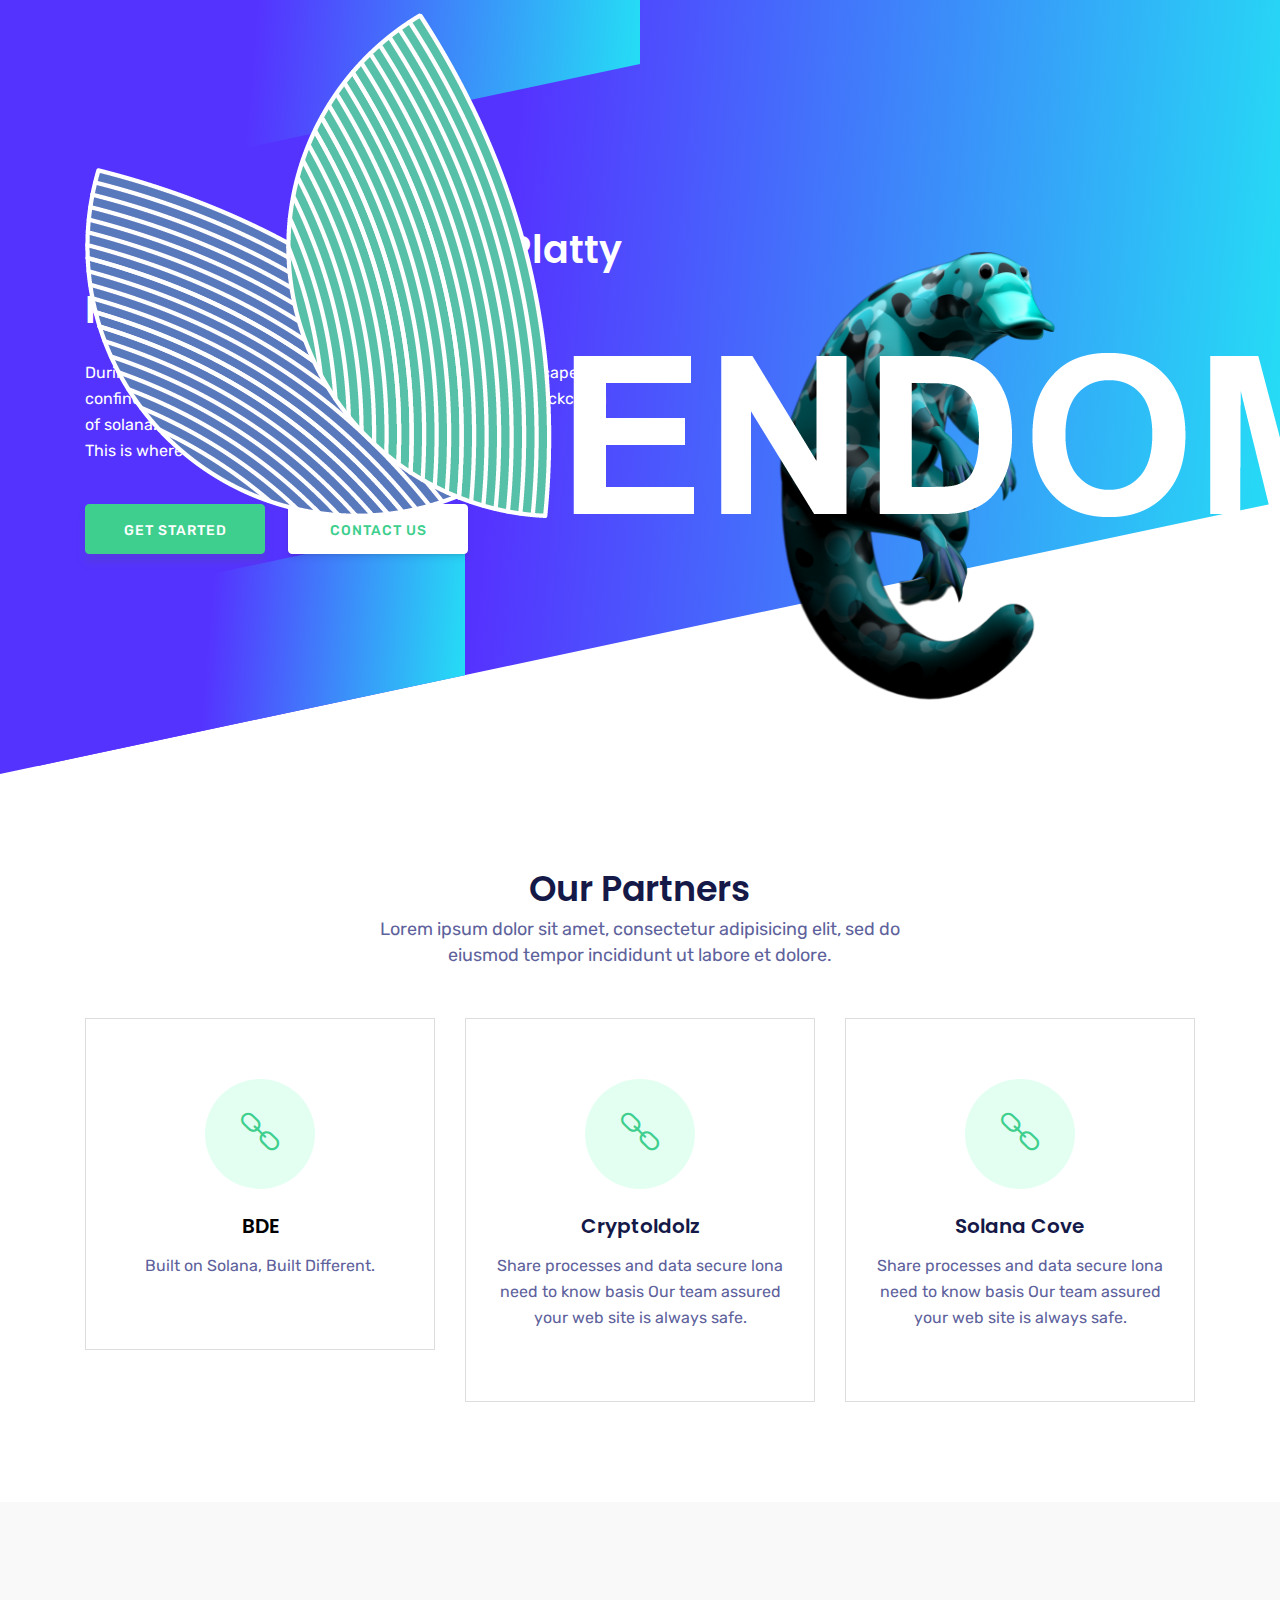
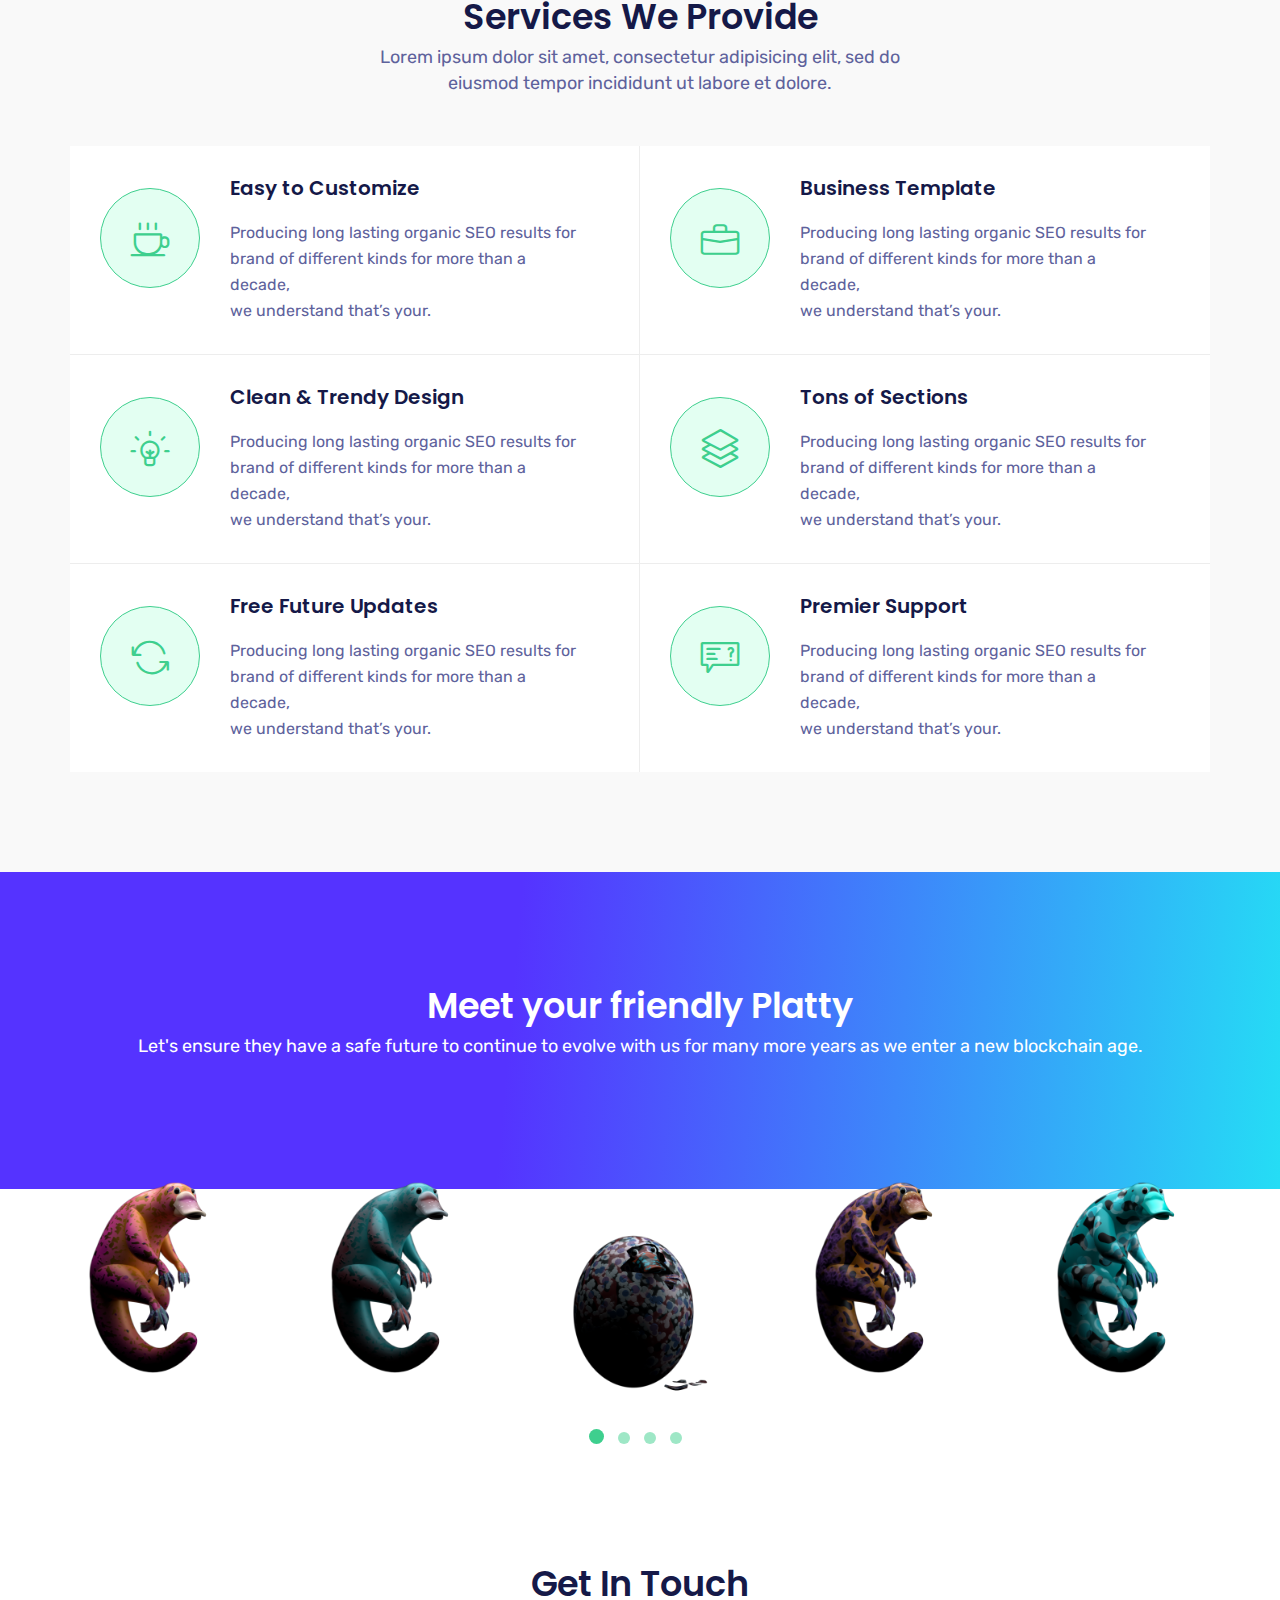
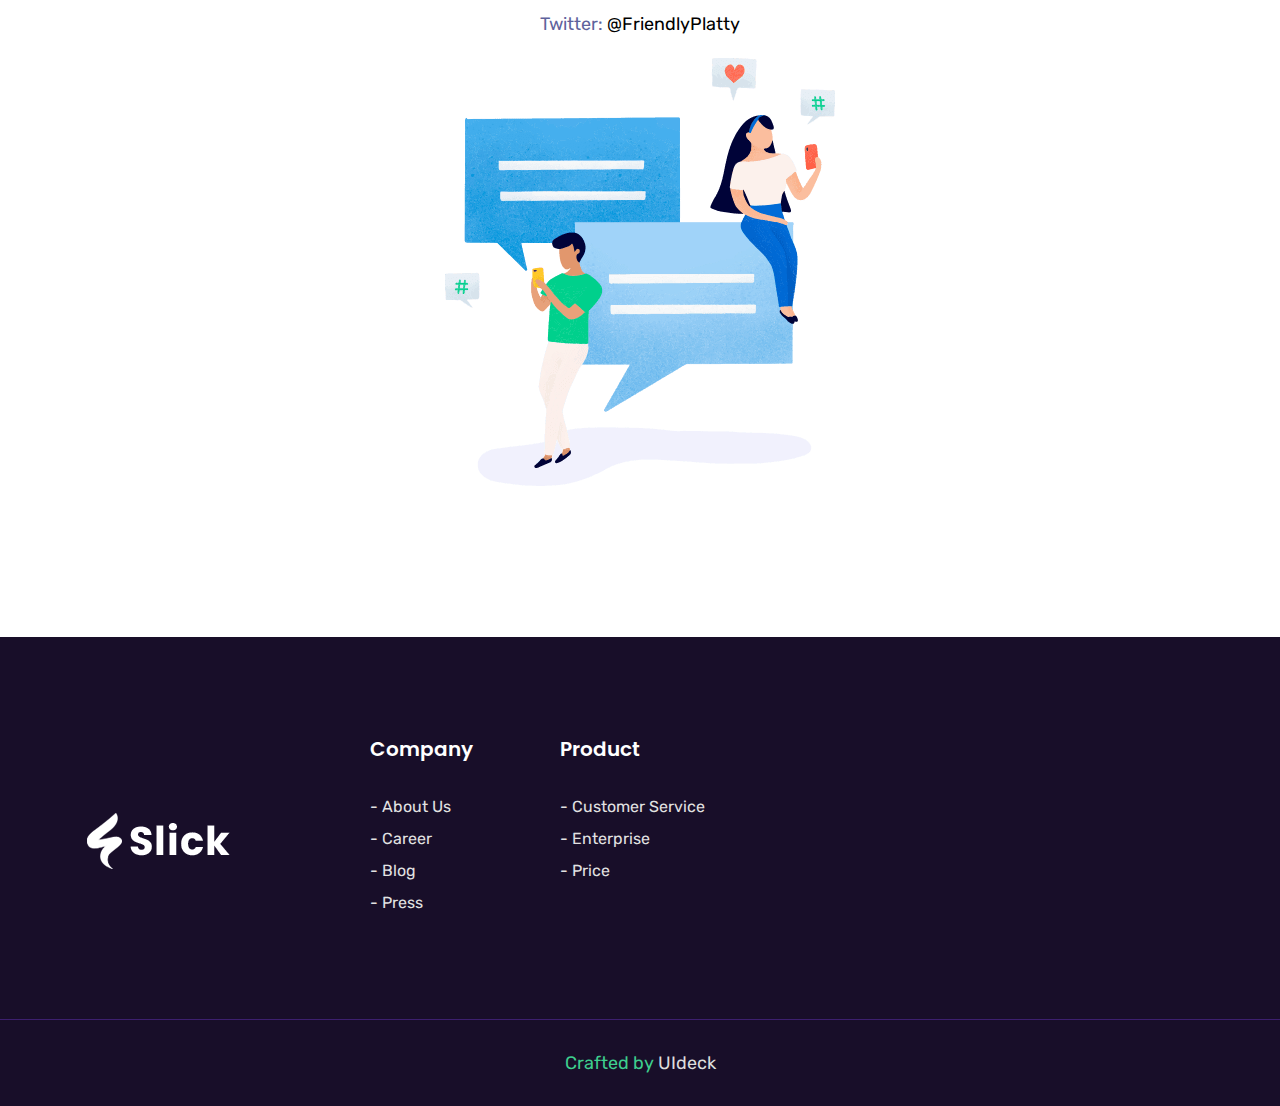
<file: test.html>
<!DOCTYPE html>
<html lang="en">
  <head>
    <!-- Required meta tags -->
    <meta charset="utf-8">
    <meta name="viewport" content="width=device-width, initial-scale=1, shrink-to-fit=no">
    <meta name="keywords" content="nft, endomint, platypus">
    <meta name="viewport" content="width=device-width, initial-scale=1, maximum-scale=1">
    <meta name="author" content="EndoMint">
    <title>EndoMint - Friendly Platty NFT collectibles</title>
    <!--====== Favicon Icon ======-->
    <link rel="shortcut icon" href="img/2.png" type="image/png">
    <!-- Bootstrap CSS -->
    <link rel="stylesheet" href="css/bootstrap.min.css">
    <link rel="stylesheet" href="css/animate.css">
    <link rel="stylesheet" href="css/LineIcons.css">
    <link rel="stylesheet" href="css/owl.carousel.css">
    <link rel="stylesheet" href="css/owl.theme.css">
    <link rel="stylesheet" href="css/magnific-popup.css">
    <link rel="stylesheet" href="css/nivo-lightbox.css">
    <link rel="stylesheet" href="css/main.css">    
    <link rel="stylesheet" href="css/responsive.css">

  </head>
  
  <body>

    <!-- Header Section Start -->
    <header id="home" class="hero-area">    
      <div class="overlay">
        <span></span>
        <span></span>
      </div>
      <nav class="navbar navbar-expand-md bg-inverse fixed-top scrolling-navbar">
        <div class="container">
          <a href="index.html" class="navbar-brand"><img src="img/logo.png" alt=""></a>       
          <button class="navbar-toggler" type="button" data-toggle="collapse" data-target="#navbarCollapse" aria-controls="navbarCollapse" aria-expanded="false" aria-label="Toggle navigation">
            <i class="lni-menu"></i>
          </button>
          <div class="collapse navbar-collapse" id="navbarCollapse">
            <ul class="navbar-nav mr-auto w-100 justify-content-end">
              <li class="nav-item">
                <a class="nav-link page-scroll" href="#home">Home</a>
              </li>
              <li class="nav-item">
                <a class="nav-link page-scroll" href="#services">About</a>
              </li>  
              <li class="nav-item">
                <a class="nav-link page-scroll" href="#features">Services</a>
              </li>                             
              <li class="nav-item">
                <a class="nav-link page-scroll" href="#pricing">Pricing</a>
              </li>     
              <li class="nav-item">
                <a class="nav-link page-scroll" href="#contact">Contact</a>
              </li> 
              <li class="nav-item">
                <a class="btn btn-singin" href="#">Download</a>
              </li>
            </ul>
          </div>
        </div>
      </nav>  
      <div class="container">      
        <div class="row space-100">
          <div class="col-lg-6 col-md-12 col-xs-12">
            <div class="contents">
              <h2 class="head-title">Handcrafted Friendly Platty<br>NFT collectibles</h2>
              <p>During million years of evolution the platypus managed to escape the confinement of their physical bodies and migrate onto the blockchain of solana.<br>This is where they reside now.</p>
              <div class="header-button">
                <a href="#" class="btn btn-border-filled">Get Started</a>
                <a href="#contact" class="btn btn-border page-scroll">Contact Us</a>
              </div>
            </div>
          </div>
          <div class="col-lg-6 col-md-12 col-xs-12 p-0">
            <div class="intro-img">
              <img src="img/intro.png" alt="">
            </div>            
          </div>
        </div> 
      </div>             
    </header>
    <!-- Header Section End --> 


    <!-- Services Section Start -->
    <section id="services" class="section">
      <div class="container">

        <div class="row">
          <div class="col-lg-12">
            <div class="features-text section-header text-center">  
              <div>   
                <h2 class="section-title">Our Partners</h2>
                <div class="desc-text">
                  <p>Lorem ipsum dolor sit amet, consectetur adipisicing elit, sed do <br> eiusmod tempor incididunt ut labore et dolore.</p>
                </div>
              </div> 
            </div>
          </div>
          <!-- Start Col -->
          <div class="col-lg-4 col-md-6 col-xs-12">
            <div class="services-item text-center">
              <div class="icon">
                <i class="lni-link"></i>
              </div>
              <h4><a href="https://twitter.com/bigdefi">BDE</a></h4>
              <p>Built on Solana, Built Different.</p>
            </div>
          </div>
          <!-- End Col -->
          <!-- Start Col -->
          <div class="col-lg-4 col-md-6 col-xs-12">
            <div class="services-item text-center">
              <div class="icon">
                <i class="lni-link"></i>
              </div>
              <h4>CryptoIdolz</h4>
              <p>Share processes and data secure lona need to know basis Our team assured your web site is always safe.</p>
            </div>
          </div>
          <!-- End Col -->
          <!-- Start Col -->
          <div class="col-lg-4 col-md-6 col-xs-12">
            <div class="services-item text-center">
              <div class="icon">
                <i class="lni-link"></i>
              </div>
              <h4>Solana Cove</h4>
              <p>Share processes and data secure lona need to know basis Our team assured your web site is always safe.</p>
            </div>
          </div>
          <!-- End Col -->

        </div>
      </div>
    </section>
    <!-- Services Section End -->

    <!-- Cool Fetatures Section Start -->
    <section id="features" class="section">
      <div class="container">
        <!-- Start Row -->
        <div class="row">
          <div class="col-lg-12">
            <div class="features-text section-header text-center">  
              <div>   
                <h2 class="section-title">Services We Provide</h2>
                <div class="desc-text">
                  <p>Lorem ipsum dolor sit amet, consectetur adipisicing elit, sed do <br> eiusmod tempor incididunt ut labore et dolore.</p>
                </div>
              </div> 
            </div>
          </div>

        </div>
        <!-- End Row -->
        <!-- Start Row -->
        <div class="row featured-bg">
         <!-- Start Col -->
          <div class="col-lg-6 col-md-6 col-xs-12 p-0">
             <!-- Start Fetatures -->
            <div class="feature-item featured-border1">
               <div class="feature-icon float-left">
                 <i class="lni-coffee-cup"></i>
               </div>
               <div class="feature-info float-left">
                 <h4>Easy to Customize</h4>
                 <p>Producing long lasting organic SEO results for <br> brand of different kinds for more than a decade,<br> we understand that’s your.</p>
               </div>
            </div>
            <!-- End Fetatures -->
          </div>
           <!-- End Col -->
          
         <!-- Start Col -->
          <div class="col-lg-6 col-md-6 col-xs-12 p-0">
             <!-- Start Fetatures -->
            <div class="feature-item featured-border2">
               <div class="feature-icon float-left">
                 <i class="lni-briefcase"></i>
               </div>
               <div class="feature-info float-left">
                 <h4>Business Template</h4>
                 <p>Producing long lasting organic SEO results for <br> brand of different kinds for more than a decade,<br> we understand that’s your.</p>
               </div>
            </div>
            <!-- End Fetatures -->
          </div>
           <!-- End Col -->
          
         <!-- Start Col -->
          <div class="col-lg-6 col-md-6 col-xs-12 p-0">
             <!-- Start Fetatures -->
            <div class="feature-item featured-border1">
               <div class="feature-icon float-left">
                 <i class="lni-invention"></i>
               </div>
               <div class="feature-info float-left">
                 <h4>Clean & Trendy Design</h4>
                 <p>Producing long lasting organic SEO results for <br> brand of different kinds for more than a decade,<br> we understand that’s your.</p>
               </div>
            </div>
            <!-- End Fetatures -->
          </div>
           <!-- End Col -->
          
         <!-- Start Col -->
          <div class="col-lg-6 col-md-6 col-xs-12 p-0">
             <!-- Start Fetatures -->
            <div class="feature-item featured-border2">
               <div class="feature-icon float-left">
                <i class="lni-layers"></i>
               </div>
               <div class="feature-info float-left">
                 <h4>Tons of Sections</h4>
                 <p>Producing long lasting organic SEO results for <br> brand of different kinds for more than a decade,<br> we understand that’s your.</p>
               </div>
            </div>
            <!-- End Fetatures -->
          </div>
           <!-- End Col -->
          
         <!-- Start Col -->
          <div class="col-lg-6 col-md-6 col-xs-12 p-0">
             <!-- Start Fetatures -->
            <div class="feature-item featured-border3">
               <div class="feature-icon float-left">
                 <i class="lni-reload"></i>
               </div>
               <div class="feature-info float-left">
                 <h4>Free Future Updates</h4>
                 <p>Producing long lasting organic SEO results for <br> brand of different kinds for more than a decade,<br> we understand that’s your.</p>
               </div>
            </div>
            <!-- End Fetatures -->
          </div>
           <!-- End Col -->
          
         <!-- Start Col -->
          <div class="col-lg-6 col-md-6 col-xs-12 p-0">
             <!-- Start Fetatures -->
            <div class="feature-item">
               <div class="feature-icon float-left">
                 <i class="lni-support"></i>
               </div>
               <div class="feature-info float-left">
                 <h4>Premier Support</h4>
                 <p>Producing long lasting organic SEO results for <br> brand of different kinds for more than a decade,<br> we understand that’s your.</p>
               </div>
            </div>
            <!-- End Fetatures -->
          </div>
           <!-- End Col -->
          

        </div>
        <!-- End Row -->
      </div>
    </section>
    <!-- Cool Fetatures Section End --> 


    <!-- Recent Showcase Section Start -->
    <section id="showcase">
      <div class="container-fluid right-position">
        <!-- Start Row -->
        <div class="row gradient-bg">
          <div class="col-lg-12">
            <div class="showcase-text section-header text-center">  
              <div>   
                <h2 class="section-title">Meet your friendly Platty</h2>
                <div class="desc-text">
                  <p>Let's ensure they have a safe future to continue to evolve with us for many more years as we enter a new blockchain age. </p>  
                </div>
              </div> 
            </div>
          </div>

        </div>
        <!-- End Row -->
        <!-- Start Row -->
        <div class="row justify-content-center showcase-area">
          <div class="col-lg-12 col-md-12 col-xs-12 pr-0">
            <div class="showcase-slider owl-carousel">
              <div class="item">
                <div class="screenshot-thumb">
                  <img src="img/showcase/01.png" class="img-fluid" alt="" />
                  <div class="hover-content text-center">
                    <div class="fancy-table">
                      <div class="table-cell">
                        <div class="single-text">
                          <h5>Friendly Adult Platty</h5>
                        </div>
                        <div class="zoom-icon">
                          <a class="lightbox" href="img/showcase/01.png"><i class="lni-zoom-in"></i></a>
                          <a href="#"><i class="lni-link"></i></a>
                        </div>
                      </div>
                    </div>
                  </div>

                </div>
              </div>
              <div class="item">
                <div class="screenshot-thumb">
                  <img src="img/showcase/02.png" class="img-fluid" alt="" />
                  <div class="hover-content text-center">
                    <div class="fancy-table">
                      <div class="table-cell">
                        <div class="single-text">
                          <h5>Friendly Adult Platty</h5>
                        </div>
                        <div class="zoom-icon">
                          <a class="lightbox" href="img/showcase/02.png"><i class="lni-zoom-in"></i></a>
                          <a href="#"><i class="lni-link"></i></a>
                        </div>
                      </div>
                    </div>
                  </div>
                </div>
              </div>
              <div class="item">
                <div class="screenshot-thumb">
                  <img src="img/showcase/03.png" class="img-fluid" alt="" />
                  <div class="hover-content text-center">
                    <div class="fancy-table">
                      <div class="table-cell">
                        <div class="single-text">
                          <h5>Friendly Baby Platty</h5>
                        </div>
                        <div class="zoom-icon">
                          <a class="lightbox" href="img/showcase/03.png"><i class="lni-zoom-in"></i></a>
                          <a href="#"><i class="lni-link"></i></a>
                        </div>
                      </div>
                    </div>
                  </div>
                </div>
              </div>
              <div class="item">
                <div class="screenshot-thumb">
                  <img src="img/showcase/04.png" class="img-fluid" alt="" />
                  <div class="hover-content text-center">
                    <div class="fancy-table">
                      <div class="table-cell">
                        <div class="single-text">
                          <h5>Friendly Adult Platty</h5>
                        </div>
                        <div class="zoom-icon">
                          <a class="lightbox" href="img/showcase/04.png"><i class="lni-zoom-in"></i></a>
                          <a href="#"><i class="lni-link"></i></a>
                        </div>
                      </div>
                    </div>
                  </div>
                </div>
              </div>
              <div class="item">
                <div class="screenshot-thumb">
                  <img src="img/showcase/05.png" class="img-fluid" alt="" />
                  <div class="hover-content text-center">
                    <div class="fancy-table">
                      <div class="table-cell">
                        <div class="single-text">
                          <h5>Friendly Adult Platty</h5>
                        </div>
                        <div class="zoom-icon">
                          <a class="lightbox" href="img/showcase/05.png"><i class="lni-zoom-in"></i></a>
                          <a href="#"><i class="lni-link"></i></a>
                        </div>
                      </div>
                    </div>
                  </div>
                </div>
              </div>
              <div class="item">
                <div class="screenshot-thumb">
                  <img src="img/showcase/01.png" class="img-fluid" alt="" />
                  <div class="hover-content text-center">
                    <div class="fancy-table">
                      <div class="table-cell">
                        <div class="single-text">
                          <h5>Friendly Adult Platty</h5>
                        </div>
                        <div class="zoom-icon">
                          <a class="lightbox" href="img/showcase/01.png"><i class="lni-zoom-in"></i></a>
                          <a href="#"><i class="lni-link"></i></a>
                        </div>
                      </div>
                    </div>
                  </div>

                </div>
              </div>
              <div class="item">
                <div class="screenshot-thumb">
                  <img src="img/showcase/02.png" class="img-fluid" alt="" />
                  <div class="hover-content text-center">
                    <div class="fancy-table">
                      <div class="table-cell">
                        <div class="single-text">
                          <h5>Friendly Adult Platty</h5>
                        </div>
                        <div class="zoom-icon">
                          <a class="lightbox" href="img/showcase/02.png"><i class="lni-zoom-in"></i></a>
                          <a href="#"><i class="lni-link"></i></a>
                        </div>
                      </div>
                    </div>
                  </div>
                </div>
              </div>
              <div class="item">
                <div class="screenshot-thumb">
                  <img src="img/showcase/03.png" class="img-fluid" alt="" />
                  <div class="hover-content text-center">
                    <div class="fancy-table">
                      <div class="table-cell">
                        <div class="single-text">
                          <h5>Friendly Baby Platty</h5>
                        </div>
                        <div class="zoom-icon">
                          <a class="lightbox" href="img/showcase/03.png"><i class="lni-zoom-in"></i></a>
                          <a href="#"><i class="lni-link"></i></a>
                        </div>
                      </div>
                    </div>
                  </div>
                </div>
              </div>
              <div class="item">
                <div class="screenshot-thumb">
                  <img src="img/showcase/04.png" class="img-fluid" alt="" />
                  <div class="hover-content text-center">
                    <div class="fancy-table">
                      <div class="table-cell">
                        <div class="single-text">
                          <h5>Friendly Adult Platty</h5>
                        </div>
                        <div class="zoom-icon">
                          <a class="lightbox" href="img/showcase/04.png"><i class="lni-zoom-in"></i></a>
                          <a href="#"><i class="lni-link"></i></a>
                        </div>
                      </div>
                    </div>
                  </div>
                </div>
              </div>
              <div class="item">
                <div class="screenshot-thumb">
                  <img src="img/showcase/05.png" class="img-fluid" alt="" />
                  <div class="hover-content text-center">
                    <div class="fancy-table">
                      <div class="table-cell">
                        <div class="single-text">
                          <p>Icon , Web</p>
                          <h5>Friendly Adult Platty</h5>
                        </div>
                        <div class="zoom-icon">
                          <a class="lightbox" href="img/showcase/05.png"><i class="lni-zoom-in"></i></a>
                          <a href="#"><i class="lni-link"></i></a>
                        </div>
                      </div>
                    </div>
                  </div>
                </div>
              </div>
              <div class="item">
                <div class="screenshot-thumb">
                  <img src="img/showcase/01.png" class="img-fluid" alt="" />
                  <div class="hover-content text-center">
                    <div class="fancy-table">
                      <div class="table-cell">
                        <div class="single-text">
                          <p>Icon , Web</p>
                          <h5>Friendly Adult Platty</h5>
                        </div>
                        <div class="zoom-icon">
                          <a class="lightbox" href="img/showcase/01.png"><i class="lni-zoom-in"></i></a>
                          <a href="#"><i class="lni-link"></i></a>
                        </div>
                      </div>
                    </div>
                  </div>

                </div>
              </div>
              <div class="item">
                <div class="screenshot-thumb">
                  <img src="img/showcase/02.png" class="img-fluid" alt="" />
                  <div class="hover-content text-center">
                    <div class="fancy-table">
                      <div class="table-cell">
                        <div class="single-text">
                          <h5>Friendly Adult Platty</h5>
                        </div>
                        <div class="zoom-icon">
                          <a class="lightbox" href="img/showcase/01.png"><i class="lni-zoom-in"></i></a>
                          <a href="#"><i class="lni-link"></i></a>
                        </div>
                      </div>
                    </div>
                  </div>
                </div>
              </div>
              <div class="item">
                <div class="screenshot-thumb">
                  <img src="img/showcase/03.png" class="img-fluid" alt="" />
                  <div class="hover-content text-center">
                    <div class="fancy-table">
                      <div class="table-cell">
                        <div class="single-text">
                          <h5>Friendly Adult Platty</h5>
                        </div>
                        <div class="zoom-icon">
                          <a class="lightbox" href="img/showcase/01.png"><i class="lni-zoom-in"></i></a>
                          <a href="#"><i class="lni-link"></i></a>
                        </div>
                      </div>
                    </div>
                  </div>
                </div>
              </div>
              <div class="item">
                <div class="screenshot-thumb">
                  <img src="img/showcase/04.png" class="img-fluid" alt="" />
                  <div class="hover-content text-center">
                    <div class="fancy-table">
                      <div class="table-cell">
                        <div class="single-text">
                          <h5>Friendly Adult Platty</h5>
                        </div>
                        <div class="zoom-icon">
                          <a class="lightbox" href="img/showcase/01.png"><i class="lni-zoom-in"></i></a>
                          <a href="#"><i class="lni-link"></i></a>
                        </div>
                      </div>
                    </div>
                  </div>
                </div>
              </div>
              <div class="item">
                <div class="screenshot-thumb">
                  <img src="img/showcase/05.png" class="img-fluid" alt="" />
                  <div class="hover-content text-center">
                    <div class="fancy-table">
                      <div class="table-cell">
                        <div class="single-text">
                          <p>Icon , Web</p>
                          <h5>Friendly Adult Platty</h5>
                        </div>
                        <div class="zoom-icon">
                          <a class="lightbox" href="img/showcase/01.png"><i class="lni-zoom-in"></i></a>
                          <a href="#"><i class="lni-link"></i></a>
                        </div>
                      </div>
                    </div>
                  </div>
                </div>
              </div>
              <div class="item">
                <div class="screenshot-thumb">
                  <img src="img/showcase/01.png" class="img-fluid" alt="" />
                  <div class="hover-content text-center">
                    <div class="fancy-table">
                      <div class="table-cell">
                        <div class="single-text">
                          <h5>Friendly Adult Platty</h5>
                        </div>
                        <div class="zoom-icon">
                          <a class="lightbox" href="img/showcase/01.png"><i class="lni-zoom-in"></i></a>
                          <a href="#"><i class="lni-link"></i></a>
                        </div>
                      </div>
                    </div>
                  </div>

                </div>
              </div>
              <div class="item">
                <div class="screenshot-thumb">
                  <img src="img/showcase/02.png" class="img-fluid" alt="" />
                  <div class="hover-content text-center">
                    <div class="fancy-table">
                      <div class="table-cell">
                        <div class="single-text">
                          <h5>Friendly Adult Platty</h5>
                        </div>
                        <div class="zoom-icon">
                          <a class="lightbox" href="img/showcase/01.png"><i class="lni-zoom-in"></i></a>
                          <a href="#"><i class="lni-link"></i></a>
                        </div>
                      </div>
                    </div>
                  </div>
                </div>
              </div>
              <div class="item">
                <div class="screenshot-thumb">
                  <img src="img/showcase/03.png" class="img-fluid" alt="" />
                  <div class="hover-content text-center">
                    <div class="fancy-table">
                      <div class="table-cell">
                        <div class="single-text">
                          <h5>Friendly Adult Platty</h5>
                        </div>
                        <div class="zoom-icon">
                          <a class="lightbox" href="img/showcase/01.png"><i class="lni-zoom-in"></i></a>
                          <a href="#"><i class="lni-link"></i></a>
                        </div>
                      </div>
                    </div>
                  </div>
                </div>
              </div>
              <div class="item">
                <div class="screenshot-thumb">
                  <img src="img/showcase/04.png" class="img-fluid" alt="" />
                  <div class="hover-content text-center">
                    <div class="fancy-table">
                      <div class="table-cell">
                        <div class="single-text">
                          <h5>Friendly Adult Platty</h5>
                        </div>
                        <div class="zoom-icon">
                          <a class="lightbox" href="img/showcase/01.png"><i class="lni-zoom-in"></i></a>
                          <a href="#"><i class="lni-link"></i></a>
                        </div>
                      </div>
                    </div>
                  </div>
                </div>
              </div>
              <div class="item">
                <div class="screenshot-thumb">
                  <img src="img/showcase/05.png" class="img-fluid" alt="" />
                  <div class="hover-content text-center">
                    <div class="fancy-table">
                      <div class="table-cell">
                        <div class="single-text">
                          <h5>Friendly Adult Platty</h5>
                        </div>
                        <div class="zoom-icon">
                          <a class="lightbox" href="img/showcase/01.png"><i class="lni-zoom-in"></i></a>
                          <a href="#"><i class="lni-link"></i></a>
                        </div>
                      </div>
                    </div>
                  </div>
                </div>
              </div>
             
            </div>
          </div>
        </div>
        <!-- End Row -->
      </div>
    </section>
    <!-- Recent Showcase Section End --> 

    <!-- Contact Us Section -->
    <section id="contact" class="section">
      <!-- Container Starts -->
      <div class="container">
        <!-- Start Row -->
        <div class="row">
          <div class="col-lg-12">
            <div class="contact-text section-header text-center">  
              <div>   
                <h2 class="section-title">Get In Touch</h2>
                <div class="desc-text">
                  <p>Twitter: <a href="https://twitter.com/FriendlyPlatty">@FriendlyPlatty</a></p></div><br>
                  <div class="contact-img">
                    <img src="img/contact/01.png" class="img-fluid" alt="">
                  </div>
                </div>
              </div> 
            </div>
          </div>

        </div>
        <!-- End Row -->
        <!-- Start Row -->
        <div class="row">

          <!-- Start Col -->
          <div class="col-lg-1">
            
          </div>
          <!-- End Col -->
          <!-- Start Col -->
          <div class="col-lg-4 col-md-12">

          </div>
          <!-- End Col -->
          <!-- Start Col -->
          <div class="col-lg-1">
          </div>
          <!-- End Col -->

        </div>
        <!-- End Row -->
      </div>
    </section>
    <!-- Contact Us Section End -->

    <!-- Footer Section Start -->
    <footer>
      <!-- Footer Area Start -->
      <section id="footer-Content">
        <div class="container">
          <!-- Start Row -->
          <div class="row">

          <!-- Start Col -->
            <div class="col-lg-3 col-md-6 col-sm-6 col-xs-6 col-mb-12">
              
              <div class="footer-logo">
               <img src="img/footer-logo.png" alt="">
              </div>
            </div>
             <!-- End Col -->
              <!-- Start Col -->
            <div class="col-lg-2 col-md-6 col-sm-6 col-xs-6 col-mb-12">
              <div class="widget">
                <h3 class="block-title">Company</h3>
                <ul class="menu">
                  <li><a href="#">- About Us</a></li>
                  <li><a href="#">- Career</a></li>
                  <li><a href="#">- Blog</a></li>
                  <li><a href="#">- Press</a></li>
                </ul>
              </div>
            </div>
             <!-- End Col -->
              <!-- Start Col -->
            <div class="col-lg-2 col-md-6 col-sm-6 col-xs-6 col-mb-12">
              <div class="widget">
                <h3 class="block-title">Product</h3>
                <ul class="menu">
                  <li><a href="#">- Customer Service</a></li>
                  <li><a href="#">- Enterprise</a></li>
                  <li><a href="#">- Price</a></li>
                </ul>
              </div>
            </div>
             <!-- End Col -->

          </div>
          <!-- End Row -->
        </div>
        <!-- Copyright Start  -->

        <div class="copyright">
          <div class="container">
            <!-- Star Row -->
            <div class="row">
              <div class="col-md-12">
                <div class="site-info text-center">
                  <p>Crafted by <a href="http://uideck.com" rel="nofollow">UIdeck</a></p>
                </div>              
                
              </div>
              <!-- End Col -->
            </div>
            <!-- End Row -->
          </div>
        </div>
      <!-- Copyright End -->
      </section>
      <!-- Footer area End -->
      
    </footer>
    <!-- Footer Section End --> 


    <!-- Go To Top Link -->
    <a href="#" class="back-to-top">
      <i class="lni-chevron-up"></i>
    </a> 

    <!-- Preloader -->
    <div id="preloader">
      <div class="loader" id="loader-1"></div>
    </div>
    <!-- End Preloader -->

    <!-- jQuery first, then Tether, then Bootstrap JS. -->
    <script src="js/jquery-min.js"></script>
    <script src="js/popper.min.js"></script>
    <script src="js/bootstrap.min.js"></script>
    <script src="js/owl.carousel.js"></script>      
    <script src="js/jquery.nav.js"></script>    
    <script src="js/scrolling-nav.js"></script>    
    <script src="js/jquery.easing.min.js"></script>     
    <script src="js/nivo-lightbox.js"></script>     
    <script src="js/jquery.magnific-popup.min.js"></script>      
    <script src="js/main.js"></script>
    
  </body>
</html>
</file>
<file: css/responsive.css>
@media only screen and (min-width: 2160px) {
  #showcase {
    padding-bottom: 530px; }
  #showcase .showcase-area {
    width: 98%; }
  #showcase .showcase-slider .screenshot-thumb p {
    color: #fff;
    font-size: 20px;
    font-style: italic;
    margin-bottom: 10px; }
  #showcase .showcase-slider .screenshot-thumb .fancy-table {
    padding-top: 165px !important; }
  #showcase .showcase-slider .screenshot-thumb > .hover-content {
    width: 89% !important;
    height: 89% !important; }
  .hero-area .overlay :nth-child(1) {
    height: 294px !important; } }

@media screen and (min-width: 1920px) {
  .hero-area .contents {
    padding: 280px 0 390px; }
  .hero-area .overlay :nth-child(1) {
    height: 250px; }
  .showcase-slider .owl-item img {
    width: 100%; }
  #showcase .showcase-slider .screenshot-thumb > .hover-content {
    width: 85%; }
  #showcase .showcase-slider .screenshot-thumb .fancy-table {
    padding-top: 100px; } }

@media (min-width: 768px) and (max-width: 1024px) {
  .hero-area .contents h2 {
    font-size: 38px; }
  .navbar-expand-md .navbar-nav .nav-link {
    padding: 12px 5px;
    font-size: 13px;
    margin-left: 15px; }
  .hero-area .contents {
    padding: 210px 0 280px; }
  #business-plan .business-item-info h3 {
    font-size: 28px; }
  #business-plan .business-item-info p {
    font-size: 13px;
    margin-bottom: 20px; }
  .section {
    padding: 80px 0px; }
  #business-plan {
    padding-bottom: 80px; }
  .feature-info {
    width: 60%; }
  #features .feature-item {
    padding: 15px; }
  #features .feature-item h4 {
    margin-bottom: 10px; }
  #showcase .gradient-bg {
    padding: 80px 0px 60px 0px; }
  #pricing {
    padding-bottom: 80px; }
  #testimonial #client-testimonial .content-inner p {
    font-size: 18px;
    color: #5e629c;
    font-style: italic;
    line-height: 35px; }
  #team .single-team .team-social-icons {
    bottom: 27%; }
  #blog .blog-item-wrapper h3 {
    font-size: 16px;
    line-height: 23px; }
  #footer-Content h3.block-title {
    font-size: 16px; }
  #footer-Content ul.menu li a {
    font-size: 14px;
    line-height: 31px; }
  #footer-Content {
    padding-top: 80px; }
  #footer-Content .copyright {
    margin-top: 80px; }
  .hero-area .contents h2 {
    color: #fff;
    font-size: 40px;
    font-weight: 600;
    line-height: 60px;
    margin-bottom: 20px; }
  #testimonial .testimonial-area {
    width: 98%; }
  #showcase .showcase-slider .screenshot-thumb > .hover-content {
    height: 80%;
    width: 80%; }
  #showcase .showcase-slider .screenshot-thumb .fancy-table {
    padding-top: 45px; }
  #footer-Content h3.block-title {
    margin-bottom: 20px;
    margin-top: 20px; } }

@media (min-width: 768px) and (max-width: 991px) {
  .hero-area .contents h2 {
    color: #fff;
    font-size: 40px !important; }
  .navbar-expand-md .navbar-nav .nav-link {
    padding: 12px 0px;
    font-size: 13px;
    margin-left: 12px; }
  .hero-area .contents {
    padding: 200px 0 0px; }
  #features .feature-item p {
    font-size: 14px;
    display: block;
    line-height: 25px; }
  #pricing .pricing-table {
    padding: 30px 15px; }
  #pricing .pricing-table h1 span {
    left: 10%; }
  #team .single-team, .blog-item-wrapper, .services-item {
    margin-bottom: 20px; }
  .contact-img img {
    max-width: 100%;
    display: block;
    margin: 0px auto; }
  #footer-Content .footer-logo img {
    padding-top: 0; }
  #footer-Content .copyright p {
    color: #3ecf8e;
    font-size: 14px; }
  .hero-area .intro-img {
    padding: 100px 0 0px; }
  .blog-hero-area .contents h2 {
    font-size: 36px; }
  .btn-singin {
    background: #7fc9fb;
    color: #fff;
    padding: 10px 14px;
    margin-left: 12px;
    box-shadow: 0px 8px 9px 0px rgba(96, 94, 94, 0.17);
    font-size: 11px; }
  .btn-light-singin {
    background: #7fc9fb;
    color: #fff;
    padding: 10px 14px;
    margin-left: 12px;
    box-shadow: 0px 8px 9px 0px rgba(96, 94, 94, 0.17);
    font-size: 11px; }
  .navbar-expand-md .navbar-nav .nav-link {
    padding: 12px 0px;
    font-size: 13px;
    margin-left: 9px; }
  .pt-70 {
    padding-top: 20px; }
  .showcase-area .pr-0, .px-0 {
    padding-right: 15px !important; }
  #showcase {
    padding-bottom: 275px; }
  #testimonial .testimonial-area {
    width: 98%; } }

@media only screen and (max-width: 767px) {
  .bg-inverse {
    background: #191c1e; }
  .navbar-expand-md .navbar-brand, .navbar-expand-md .navbar-toggler {
    margin: 6px 15px; }
  .bg-inverse {
    background: #191c1e; }
  .navbar {
    padding: 0; }
  .navbar-brand img {
    width: 100px; } }

@media (min-width: 320px) and (max-width: 480px) {
  .bg-inverse {
    background: #191c1e; }
  .navbar {
    padding: 0; }
  .navbar-brand img {
    width: 100px; }
  .navbar-expand-md .navbar-brand, .navbar-expand-md .navbar-toggler {
    margin: 6px 15px; }
  .btn-singin {
    background: transparent;
    color: #fff;
    padding: 10px 23px;
    margin-left: 0;
    box-shadow: 0px 0px 0px 0px rgba(96, 94, 94, 0.17); }
  .hero-area .contents h2 {
    font-size: 20px;
    line-height: 35px;
    margin-bottom: 10px; }
  .hero-area .contents {
    padding: 200px 0 50px; }
  .hero-area .contents p {
    color: #fff;
    font-size: 14px;
    line-height: 26px; }
  .hero-area .contents .btn {
    margin-top: 30px;
    margin-right: 4px;
    text-transform: uppercase;
    width: 125px;
    height: 45px;
    padding: 15px 14px;
    font-size: 12px; }
  .hero-area .contents .btn-border {
    border: 1px solid #fff;
    color: #fff;
    -webkit-box-shadow: 0 4px 6px rgba(50, 50, 93, 0.11), 0 1px 3px rgba(0, 0, 0, 0.08);
    box-shadow: 0 4px 6px rgba(50, 50, 93, 0.11), 0 1px 3px rgba(0, 0, 0, 0.08);
    width: 122px;
    height: 45px;
    padding: 15px 15px; }
  .hero-area .intro-img {
    padding: 30px 0 0px; }
  .section {
    padding: 70px 0px; }
  #services .services-item {
    padding: 30px 15px;
    margin-bottom: 15px; }
  #business-plane .business-item-info h3 {
    font-size: 25px; }
  .section-header .section-title {
    font-size: 25px; }
  #services .services-item p {
    font-size: 14px; }
  #business-plane .business-item-info p {
    font-size: 14px;
    margin-bottom: 20px; }
  .section-header .desc-text p {
    font-size: 14px;
    color: #5e629c;
    line-height: 24px;
    margin-bottom: 0; }
  #features .feature-item {
    padding: 10px; }
  #features .feature-item .feature-icon {
    margin-bottom: 20px; }
  #features .feature-item p {
    font-size: 15px;
    display: block; }
  .showcase-area .pr-0, .px-0 {
    padding-right: 15px !important; }
  #showcase {
    padding-bottom: 250px; }
  #pricing .pricing-table h1 span {
    left: 4%; }
  #pricing .pricing-table {
    margin-bottom: 15px; }
  #testimonial #client-testimonial {
    padding: 30px 10px; }
  #testimonial #client-testimonial .content-inner p {
    font-size: 15px;
    line-height: 22px; }
  #testimonial #client-testimonial .author-info h5 {
    color: #151948;
    font-size: 15px; }
  #testimonial #client-testimonial h5 span {
    font-size: 13px;
    color: #5e629c;
    font-style: italic; }
  #testimonial .testimonial-area {
    position: inherit;
    width: 100%;
    z-index: 12;
    top: 0;
    margin: 0px auto; }
  #testimonial {
    margin-bottom: 0;
    background-size: cover; }
  #team .single-team {
    margin-bottom: 15px; }
  #team .single-team .team-social-icons {
    bottom: 22%; }
  #blog .blog-item-wrapper .blog-item-text {
    padding: 20px 15px 15px 15px; }
  #blog .blog-item-wrapper h3 {
    font-size: 18px;
    font-weight: 600;
    line-height: 25px;
    margin-bottom: 12px; }
  #blog .blog-item-wrapper {
    margin-bottom: 15px; }
  #footer-Content .copyright p {
    color: #3ecf8e;
    font-size: 12px; }
  #footer-Content ul.menu li a {
    color: #e2e2e2;
    font-size: 14px;
    font-weight: 400;
    line-height: 30px; }
  #footer-Content h3.block-title {
    color: #fff;
    font-size: 18px;
    font-weight: 600;
    margin-bottom: 15px;
    margin-top: 15px; }
  #footer-Content .footer-logo img {
    padding-top: 0; }
  #footer-Content {
    padding-top: 30px;
    background: #180e29; }
  #footer-Content .footer-logo img {
    padding-top: 0;
    width: 40%; }
  #blog .blog-item-wrapper .author {
    border-top: 1px solid #ddd;
    padding: 18px 10px 15px 10px; }
  .owl-theme .owl-controls {
    display: none !important; }
  #business-plane {
    padding-bottom: 40px; }
  #showcase .showcase-area {
    width: 90%; }
  #light-featured .light-feature-item .light-feature-icon {
    margin-bottom: 20px; }
  #light-featured .right-feature-info h3 {
    font-size: 25px;
    line-height: 35px; }
  #light-featured .light-feature-item .light-feature-info p {
    font-size: 15px;
    display: block; }
  #download-app .download-info h3 {
    font-size: 25px;
    line-height: 38px; }
  #download-app .download-info .downlaod-btn a.play-store {
    width: 195px;
    height: 65px;
    line-height: 18px;
    margin-right: 0;
    margin-bottom: 20px; }
  .download-statatics {
    text-align: center;
    margin-bottom: 15px; }
  #client-talk .client-words {
    padding: 20px;
    margin-bottom: 15px; }
  #footer-Content .copyright {
    margin-top: 30px; }
  .blog-hero-area .contents h2 {
    color: #fff;
    font-size: 25px; }
  .blog-hero-area .contents {
    padding: 100px 0 90px; }
  #brand-area .brand-subtitle h5 {
    font-size: 18px; }
  #brand-area {
    padding: 50px 0px 60px 0; }
  #light-featured {
    padding-bottom: 50px;
    padding-top: 100px; }
  #light-featured .light-feature-item .light-feature-info h4 {
    font-size: 18px; }
  #light-featured .right-feature-info h3 {
    font-size: 20px;
    line-height: 30px; }
  #light-featured .right-feature-info p {
    font-size: 15px; }
  #showcase .showcase-slider .screenshot-thumb .fancy-table {
    padding-top: 50px; }
  #showcase .showcase-slider .screenshot-thumb > .hover-content {
    height: 81%;
    width: 80%; }
  #footer-Content h3.block-title {
    margin-bottom: 18px;
    margin-top: 15px; }
  .back-to-top {
    display: none !important; } }

@media (min-width: 375px) and (max-width: 667px) {
  #showcase .showcase-slider .screenshot-thumb > .hover-content {
    height: 83%;
    width: 83%; }
  #showcase .showcase-slider .screenshot-thumb .fancy-table {
    padding-top: 68px; }
  #pricing .pricing-table h1 span {
    left: 16%; } }

@media (min-width: 414px) and (max-width: 736px) {
  #showcase .showcase-slider .screenshot-thumb .fancy-table {
    padding-top: 80px; }
  #showcase .showcase-slider .screenshot-thumb > .hover-content {
    height: 85%;
    width: 85%; }
  #pricing .pricing-table h1 span {
    left: 20%; } }

@media only screen and (min-width: 992px) and (max-width: 1280px) {
  .navbar-expand-md .navbar-nav .nav-link {
    font-size: 15px;
    padding: 8px 0px;
    margin-left: 18px; }
  .hero-area .contents h2 {
    font-size: 38px; }
  #light-featured .right-feature-info h3 {
    font-size: 29px;
    font-weight: 600;
    margin-bottom: 20px;
    line-height: 40px;
    margin-top: 0; }
  #light-featured .light-feature-item .light-feature-icon {
    margin-bottom: 15px; }
  #light-featured {
    padding-bottom: 100px;
    padding-top: 100px; }
  .section {
    padding: 100px 0px; }
  .feature-info {
    width: 80%; }
  .feature-info {
    width: 68%; }
  #team .single-team .team-social-icons {
    bottom: 27%; }
  #blog .blog-item-wrapper .blog-item-text {
    padding: 20px 15px 15px 15px; }
  #blog .blog-item-wrapper h3 {
    font-size: 18px; }
  #blog .blog-item-wrapper a.read-more {
    font-size: 12px; }
  #footer-Content {
    padding-top: 100px; }
  #footer-Content .copyright {
    margin-top: 100px; }
  .hero-area .contents p {
    color: #fff;
    font-size: 16px;
    line-height: 26px; }
  .hero-area2 .contents p {
    color: #fff;
    font-size: 16px;
    line-height: 26px; }
  #business-plane .business-item-info h3 {
    font-size: 29px; }
  .showcase-area .pr-0, .px-0 {
    padding-right: 15px !important; }
  #showcase {
    padding-bottom: 280px; }
  #pricing .pricing-table h1 span {
    left: 10%; }
  #pricing2 .pricing-table h1 span {
    left: 10%; }
  #testimonial #client-testimonial .content-inner p {
    font-size: 20px;
    color: #5e629c;
    font-style: italic;
    line-height: 33px; } }
</file>
<file: css/main.css>
/*
Theme Name:       SlickBiz - Bootstrap 4 Template
Author:           UIdeck
Author URI:       http://uideck.com
Text Domain:      UIdeck
Domain Path:      /languages/
*/
/* ==========================================================================
   IMPORT GOOGLE FONTS
   ========================================================================== */
@import url("https://fonts.googleapis.com/css?family=Rubik:400,400i,500");
@import url("https://fonts.googleapis.com/css?family=Poppins:400,500,600");
/* ==========================================================================
   GENERAL
   ========================================================================== */
body {
  font-family: 'Rubik', sans-serif;
  color: #a0a6ad;
  font-size: 14px;
  font-weight: 400;
  background: #fff;
  overflow-x: hidden; }

html {
  overflow-x: hidden; }

p {
  font-size: 14px;
  color: #5e629c;
  line-height: 26px;
  margin-bottom: 0; }

a:hover, a:focus {
  color: #000; }

a {
  color: #000;
  -webkit-transition: all 0.3s ease-in-out;
  -moz-transition: all 0.3s ease-in-out;
  -o-transition: all 0.3s ease-in-out;
  transition: all 0.3s ease-in-out; }

h1, h2, h3, h4, h5 {
  font-family: 'Poppins', sans-serif;
  font-size: 40px;
  font-weight: 400;
  color: #151948; }

ul {
  margin: 0;
  padding: 0; }

ul li {
  list-style: none; }

a:hover,
a:focus {
  text-decoration: none;
  outline: none; }

a:not([href]):not([tabindex]) {
  color: #fff; }

a:not([href]):not([tabindex]):focus, a:not([href]):not([tabindex]):hover {
  color: #fff; }

.bg-transparent {
  background: transparent !important; }

.bg-defult {
  background: #3c9cfd !important; }

/* ==========================================================================
   Section Title
   ========================================================================== */
.section {
  padding: 130px 0px; }

.form-control:focus {
  outline: none;
  box-shadow: none; }

.section-header {
  color: #fff;
  margin-bottom: 50px;
  text-align: center;
  position: relative; }

.section-header .section-title {
  font-size: 35px;
  margin-bottom: 12px;
  font-weight: 600;
  position: relative;
  line-height: 30px; }

.section-header .desc-text p {
  font-size: 18px;
  color: #5e629c;
  line-height: 26px;
  margin-bottom: 0; }

/* ==========================================================================
   Buttons
   ========================================================================== */
.btn {
  font-size: 14px;
  padding: 10px 30px;
  border-radius: 4px;
  font-family: 'Rubik', sans-serif;
  letter-spacing: 1px;
  font-weight: 500;
  color: #fff;
  border: none;
  text-transform: uppercase;
  -webkit-transition: all 0.3s ease-in-out;
  -moz-transition: all 0.3s ease-in-out;
  -o-transition: all 0.3s ease-in-out;
  transition: all 0.3s ease-in-out;
  display: inline-block; }

.btn:focus,
.btn:active {
  box-shadow: none;
  outline: none; }

.btn-common {
  background-color: #3ecf8e;
  position: relative;
  z-index: 1;
  box-shadow: 0px 8px 9px 0px rgba(96, 94, 94, 0.17);
  width: 160px;
  height: 50px;
  padding: 14px 15px; }

.btn-common:hover {
  color: #fff;
  transform: translateY(-2px); }

.btn-light-bg {
  background-color: #ff704f; }

.btn-border {
  border-style: solid;
  border-width: 1px;
  cursor: pointer;
  background-color: transparent;
  border-color: #3ecf8e;
  color: #3ecf8e;
  width: 160px;
  height: 50px;
  padding: 14px 15px; }

.btn-border:hover {
  box-shadow: 0px 8px 9px 0px rgba(96, 94, 94, 0.17);
  transform: translateY(-2px); }

.btn-border-filled {
  cursor: pointer;
  background-color: #3ecf8e;
  border: 1px solid #3ecf8e;
  color: #fff;
  box-shadow: 0px 8px 9px 0px rgba(96, 94, 94, 0.17);
  width: 180px;
  height: 50px;
  padding: 15px 15px; }

.btn-border-filled:hover {
  color: #fff;
  background-color: transparent;
  border-color: #fff;
  transform: translateY(-2px); }

.btn-lg {
  padding: 14px 33px;
  text-transform: uppercase;
  font-size: 16px; }

.btn-rm {
  color: #3c9cfd;
  padding: 10px 0;
  text-transform: capitalize;
  font-size: 16px; }

.btn-rm i {
  vertical-align: middle; }

.btn-singin {
  background: #7fc9fb;
  color: #fff;
  padding: 10px 23px;
  margin-left: 30px;
  box-shadow: 0px 8px 9px 0px rgba(96, 94, 94, 0.17); }

.btn-singin:hover,
.btn-singin:active,
.btn-singin:focus {
  color: #fff;
  box-shadow: 0px 0px 0px 0px rgba(96, 94, 94, 0.17); }

.btn-light-singin:hover,
.btn-light-singin:active,
.btn-light-singin:focus {
  color: #fff;
  box-shadow: 0px 0px 0px 0px rgba(96, 94, 94, 0.17); }

.btn-apple {
  border-width: 2px;
  border-color: #3c96ff;
  border-style: solid;
  background: linear-gradient(to right, #3c96ff 0%, #2dfbff 100%);
  -webkit-background-clip: text;
  -webkit-text-fill-color: transparent;
  transition: all 0.3s ease-in-out;
  -moz-transition: all 0.3s ease-in-out;
  -webkit-transition: all 0.3s ease-in-out;
  -o-transition: all 0.3s ease-in-out; }

.btn-apple i {
  background: linear-gradient(to right, #3c96ff 0%, #2dfbff 100%);
  -webkit-background-clip: text;
  -webkit-text-fill-color: transparent; }

.btn-apple:hover,
.btn-apple:active,
.btn-apple:focus {
  background: linear-gradient(to right, #3c96ff 0%, #2dfbff 100%) !important;
  -webkit-background-clip: text !important;
  -webkit-text-fill-color: transparent !important; }

button:focus {
  outline: none !important; }

.btn-border-fill {
  background: #fff;
  border-color: #fff;
  color: #3c9cfd; }

.btn-subtitle {
  color: #191c1e;
  font-family: 'Poppins', sans-serif;
  background: #dbecff;
  text-align: center;
  border-radius: 30px;
  padding: 6px 30px;
  text-transform: uppercase;
  font-weight: 700;
  margin-bottom: 20px;
  font-size: 14px; }

.clear {
  clear: both; }

.mt {
  margin-top: 80px; }

.mt-30 {
  margin-top: 30px; }

.mb-30 {
  margin-bottom: 30px; }

.pt-30 {
  padding-top: 30px; }

.pb-30 {
  padding-bottom: 30px; }

.pt-70 {
  padding-top: 70px; }

.mb-50 {
  margin-bottom: 50px; }

.padding-0 {
  padding: 0; }

.pr-20 {
  padding-right: 20px; }

.pl-20 {
  padding-left: 20px; }

.pl-70 {
  padding-left: 70px; }

.pr-70 {
  padding-right: 70px; }

/* Preloader */
#preloader {
  position: fixed;
  top: 0;
  left: 0;
  right: 0;
  bottom: 0;
  background-color: #fff;
  z-index: 9999999; }

.loader {
  top: 50%;
  width: 50px;
  height: 50px;
  border-radius: 100%;
  position: relative;
  margin: 0 auto; }

#loader-1:before, #loader-1:after {
  content: "";
  position: absolute;
  top: -10px;
  left: -10px;
  width: 100%;
  height: 100%;
  border-radius: 100%;
  border: 7px solid transparent;
  border-top-color: #3c9cfd; }

#loader-1:before {
  z-index: 100;
  animation: spin 2s infinite; }

#loader-1:after {
  border: 7px solid #fafafa; }

@keyframes spin {
  0% {
    -webkit-transform: rotate(0deg);
    -ms-transform: rotate(0deg);
    -o-transform: rotate(0deg);
    transform: rotate(0deg); }
  100% {
    -webkit-transform: rotate(360deg);
    -ms-transform: rotate(360deg);
    -o-transform: rotate(360deg);
    transform: rotate(360deg); } }

/* ========================================================================== 
   Scroll To Up 
   ========================================================================== */
.back-to-top {
  display: none;
  position: fixed;
  bottom: 18px;
  right: 15px;
  width: 45px;
  height: 45px;
  line-height: 50px;
  cursor: pointer;
  text-align: center;
  border-radius: 4px;
  background: #5533ff;
  background: linear-gradient(95deg, #5533ff 40%, #25ddf5 100%);
  box-shadow: 0px 8px 9px 0px rgba(96, 94, 94, 0.17);
  z-index: 9999999; }

.back-to-top i {
  color: #fff;
  font-size: 20px;
  -webkit-transition: all 0.3s ease-in-out;
  -moz-transition: all 0.3s ease-in-out;
  -o-transition: all 0.3s ease-in-out;
  transition: all 0.3s ease-in-out; }

/* ==========================================================================
   Navbar Style
   ========================================================================== */
.logo-menu a {
  font-size: 20px;
  color: #fff; }

.menu-bg {
  background: #5533ff;
  background: linear-gradient(95deg, #5533ff 40%, #25ddf5 100%) !important;
  box-shadow: 0 0 7px 1px rgba(0, 0, 0, 0.1);
  z-index: 9999;
  padding: 5px;
  -webkit-transition: all 0.5s ease-in-out;
  transition: all 0.5s ease-in-out; }

.menu-bg .menu-button {
  top: 0; }

.menu-bg .menu-button:hover {
  cursor: pointer;
  color: #3c9cfd; }

.menu-bg .logo-menu a {
  color: #3c9cfd; }

.menu-bg .navbar-nav .nav-link {
  color: #ffffff !important; }

.menu-bg .navbar-nav .nav-link:hover {
  color: #ffffff !important; }

.menu-bg .navbar-nav .active {
  color: #ffffff !important; }

.navbar-expand-md .navbar-nav .nav-link {
  color: #fff;
  font-size: 16px;
  padding: 8px 0px;
  margin-left: 26px;
  font-family: 'Poppins', sans-serif;
  position: relative;
  font-weight: 500; }

.navbar-expand-md .navbar-nav .nav-link:before {
  content: '';
  position: absolute;
  bottom: 0;
  left: 0;
  width: 0;
  height: 2px;
  background: #ffffff;
  -webkit-transition: 0.3s;
  -moz-transition: 0.3s;
  transition: 0.3s; }

.navbar-expand-md .navbar-nav .active::before,
.navbar-expand-md .navbar-nav .nav-link:hover::before {
  width: 100%; }

.navbar-brand {
  color: #fff; }

.navbar-expand-md .navbar-nav .nav-link:focus,
.navbar-expand-md .navbar-nav .nav-link:hover,
.navbar-expand-md .navbar-nav .nav-link:hover:before {
  color: #ffffff; }

.navbar-expand-md .navbar-nav .active > .nav-link,
.navbar-expand-md .navbar-nav .nav-link.active,
.navbar-expand-md .navbar-nav .nav-link.active:before,
.navbar-expand-md .navbar-nav .nav-link.open,
.navbar-expand-md .navbar-nav .open > .nav-link {
  color: #ffffff; }

.navbar-expand-md .navbar-toggler {
  background: transparent;
  border: 1px solid #fff;
  border-radius: 3px;
  margin: 5px;
  cursor: pointer;
  float: right; }

.navbar-expand-md .navbar-toggler i {
  color: #fff !important; }

.navbar-expand-md .navbar-toggler:focus {
  outline: none; }

/* ==========================================================================
   Hero Area
   ========================================================================== */
.hero-area {
  position: relative; }
  .hero-area .overlay {
    position: absolute;
    width: 100%;
    height: 100%;
    top: 0px;
    left: 0px;
    background: #5533ff;
    background: linear-gradient(95deg, #5533ff 40%, #25ddf5 100%);
    -webkit-transform: skewY(-12deg);
    transform: skewY(-12deg);
    -webkit-transform-origin: 0;
    transform-origin: 0;
    z-index: -12; }
    .hero-area .overlay :nth-child(1) {
      width: 33.33333%;
      width: calc(100% / 2);
      top: 0;
      left: 16.66666%;
      left: calc(calc(100% / 3) / 2);
      right: auto;
      background: #5533ff;
      background: linear-gradient(95deg, #5533ff 40%, #25ddf5 100%);
      height: 200px; }
    .hero-area .overlay :nth-child(2) {
      width: 33.33333%;
      width: calc(100% /3);
      bottom: 0;
      background: #5533ff;
      background: linear-gradient(95deg, #5533ff 40%, #25ddf5 100%);
      position: absolute;
      height: 155px;
      left: 3%; }
  .hero-area .contents {
    padding: 220px 0; }
    .hero-area .contents h2 {
      color: #fff;
      font-size: 38px;
      font-weight: 600;
      line-height: 60px;
      margin-bottom: 20px; }
    .hero-area .contents p {
      color: #fff;
      font-size: 18px;
      line-height: 26px; }
    .hero-area .contents .btn {
      margin-top: 40px;
      margin-right: 20px;
      text-transform: uppercase;
      width: 180px;
      height: 50px;
      padding: 15px 15px; }
    .hero-area .contents .btn-border {
      border: 1px solid #fff;
      color: #3ecf8e !important;
      -webkit-box-shadow: 0 4px 6px rgba(50, 50, 93, 0.11), 0 1px 3px rgba(0, 0, 0, 0.08);
      box-shadow: 0 4px 6px rgba(50, 50, 93, 0.11), 0 1px 3px rgba(0, 0, 0, 0.08);
      width: 180px;
      height: 50px;
      padding: 15px 15px;
      background: #fff; }
      .hero-area .contents .btn-border:hover {
        background: #fff;
        color: #3ecf8e; }
  .hero-area .intro-img {
    padding: 180px 0 0px; }
    .hero-area .intro-img img {
      display: block;
      height: auto;
      max-width: 100%; }

/* ==========================================================================
   About 
   ========================================================================== */
#services .services-item {
  padding: 60px 30px;
  border: 1px solid #ddd;
  -moz-transition: all .8s ease;
  -webkit-transition: all .8s ease;
  transition: all .8s ease; }
  #services .services-item:hover {
    border: 1px solid #3ecf8e;
    box-shadow: 0px 0px 25px 0px rgba(95, 95, 95, 0.24);
    -moz-transition: all .4s ease;
    -webkit-transition: all .4s ease;
    transition: all .4s ease; }
  #services .services-item .icon {
    background: #e3fff2;
    width: 110px;
    height: 110px;
    margin: 0px auto;
    margin-bottom: 0px;
    text-align: center;
    display: block;
    border-radius: 50%;
    position: relative;
    margin-bottom: 25px; }
  #services .services-item .icon i {
    font-size: 40px;
    color: #3ecf8e;
    position: absolute;
    left: 0;
    right: 0;
    top: 30%; }
  #services .services-item h4 {
    font-size: 20px;
    font-weight: 600;
    color: #151948;
    margin-bottom: 15px; }
  #services .services-item p {
    font-size: 16px;
    margin-bottom: 10px;
    color: #5e629c; }

/* ==========================================================================
   business-plan Section 
   ========================================================================== */
#business-plan {
  padding-bottom: 130px; }
  #business-plan .container-fluid {
    padding-right: 30px;
    padding-left: 30px; }
  #business-plan .business-item-info {
    margin-top: 60px; }
    #business-plan .business-item-info h3 {
      font-size: 35px;
      font-weight: 600;
      margin-bottom: 25px; }
    #business-plan .business-item-info p {
      font-size: 16px;
      margin-bottom: 20px; }

/* ==========================================================================
   Features 
   ========================================================================== */
#features {
  background: #f9f9f9; }
  #features .featured-bg {
    background: #fff; }
  #features .featured-border1 {
    border-bottom: 1px solid #ededed;
    border-right: 1px solid #ededed; }
  #features .featured-border2 {
    border-bottom: 1px solid #ededed; }
  #features .featured-border3 {
    border-right: 1px solid #ededed; }
  #features .feature-item {
    padding: 30px;
    overflow: hidden;
    -moz-transition: all .8s ease;
    -webkit-transition: all .8s ease;
    transition: all .8s ease; }
    #features .feature-item .feature-icon {
      background: #e3fff2;
      width: 100px;
      height: 100px;
      margin: 0px auto;
      margin-top: 0px;
      margin-right: auto;
      margin-bottom: 0px;
      margin-bottom: 0px;
      margin-bottom: 0px;
      text-align: center;
      display: block;
      border-radius: 50%;
      position: relative;
      margin-right: 30px;
      border: 1px solid #3ecf8e;
      margin-top: 12px; }
      #features .feature-item .feature-icon i {
        font-size: 40px;
        color: #3ecf8e;
        position: absolute;
        left: 0;
        right: 0;
        top: 32%; }
    #features .feature-item h4 {
      font-size: 20px;
      font-weight: 600;
      margin-bottom: 20px; }
    #features .feature-item p {
      font-size: 16px;
      display: block; }
    #features .feature-item:hover {
      box-shadow: 0px 0px 25px 0px rgba(95, 95, 95, 0.24);
      -moz-transition: all .8s ease;
      -webkit-transition: all .8s ease;
      transition: all .8s ease; }
    #features .feature-item:hover .feature-icon {
      background: #3ecf8e;
      -moz-transition: all .8s ease;
      -webkit-transition: all .8s ease;
      transition: all .8s ease; }
    #features .feature-item:hover .feature-icon i {
      color: #fff;
      -moz-transition: all .8s ease;
      -webkit-transition: all .8s ease;
      transition: all .8s ease; }

/* ==========================================================================
   Features 
   ========================================================================== */
#download-app {
  padding-bottom: 100px; }
  #download-app .download-info {
    padding-top: 30px; }
    #download-app .download-info h3 {
      font-size: 35px;
      font-weight: 600;
      margin-bottom: 20px;
      line-height: 44px; }
    #download-app .download-info p {
      font-size: 16px;
      display: block;
      margin-bottom: 35px; }
    #download-app .download-info .downlaod-btn {
      padding-bottom: 50px;
      border-bottom: 1px solid #ff704f;
      margin-bottom: 40px; }
    #download-app .download-info .downlaod-btn a.play-store {
      font-size: 12px;
      box-shadow: 0px 10px 20px 2px rgba(255, 112, 79, 0.24);
      border-radius: 35px;
      text-transform: inherit;
      text-align: left;
      padding: 15px 80px;
      width: 195px;
      height: 65px;
      line-height: 18px;
      margin-right: 35px;
      background: #ff704f;
      background-position-x: left;
      background-position-y: center;
      background-position: 20%; }
    #download-app .download-info .downlaod-btn a {
      position: relative; }
    #download-app .download-info .downlaod-btn a.play-store span {
      font-size: 15px;
      font-weight: 500; }
    #download-app .download-info .downlaod-btn a.play-store i {
      position: absolute;
      left: 40px;
      font-size: 28px;
      color: #fff;
      top: 18px; }
    #download-app .download-info .downlaod-btn a.ios-store i {
      position: absolute;
      left: 40px;
      font-size: 28px;
      color: #000;
      top: 18px; }
    #download-app .download-info .downlaod-btn a.ios-store {
      border: 1px solid #ff704f;
      color: #151948;
      font-size: 12px;
      box-shadow: 0px 10px 20px 2px rgba(255, 112, 79, 0.24);
      border-radius: 35px;
      text-transform: inherit;
      text-align: left;
      padding: 15px 80px;
      width: 195px;
      height: 65px;
      line-height: 18px;
      margin-right: 35px;
      background: #fff;
      background-position-x: left;
      background-position-y: center;
      background-position: 20%;
      position: relative; }
    #download-app .download-info .downlaod-btn a.play-store:hover {
      color: #151948;
      -webkit-transition: all 0.8s ease-in-out;
      -moz-transition: all 0.8s ease-in-out;
      -o-transition: all 0.8s ease-in-out;
      transition: all 0.8s ease-in-out; }
    #download-app .download-info .downlaod-btn a.ios-store span {
      font-size: 15px; }
    #download-app .download-info .downlaod-btn a.ios-store:hover {
      color: #ff704f;
      -webkit-transition: all 0.8s ease-in-out;
      -moz-transition: all 0.8s ease-in-out;
      -o-transition: all 0.8s ease-in-out;
      transition: all 0.8s ease-in-out; }
  #download-app .download-statatics h3 {
    color: #151948;
    font-size: 30px;
    font-weight: 600;
    margin-bottom: 0px; }
  #download-app .download-statatics p {
    font-size: 18px;
    color: #5e629c; }

/* ==========================================================================
   Showcase 
   ========================================================================== */
#showcase {
  padding-bottom: 375px; }
  #showcase .right-position {
    position: relative; }
  #showcase .showcase-area {
    position: absolute;
    width: 97%;
    z-index: 12;
    top: 260px;
    margin: 0px auto; }
  #showcase .showcase-text h2 {
    color: #fff; }
  #showcase .showcase-text p {
    color: #fff; }
  #showcase .gradient-bg {
    background: #5533ff;
    background: linear-gradient(95deg, #5533ff 40%, #25ddf5 100%);
    padding: 119px 0px 80px 0px; }
  #showcase .showcase-slider .owl-controls .owl-page.active span, #showcase .showcase-slider .owl-controls.clickable .owl-page:hover span {
    filter: Alpha(Opacity=100);
    opacity: 1;
    background: #3ecf8e; }
  #showcase .showcase-slider .owl-controls .owl-page span {
    display: block;
    width: 12px;
    height: 12px;
    margin: 5px 7px;
    filter: Alpha(Opacity=50);
    opacity: 0.5;
    -webkit-border-radius: 20px;
    -moz-border-radius: 20px;
    border-radius: 20px;
    background: #3ecf8e; }
  #showcase .showcase-slider .owl-controls .active span {
    width: 15px;
    height: 15px; }
  #showcase .showcase-slider .screenshot-thumb {
    width: 100%;
    height: 100%;
    position: relative; }
    #showcase .showcase-slider .screenshot-thumb .fancy-table {
      padding-top: 72px; }
    #showcase .showcase-slider .screenshot-thumb p {
      color: #fff;
      font-size: 16px;
      font-style: italic;
      margin-bottom: 10px; }
    #showcase .showcase-slider .screenshot-thumb h5 {
      font-size: 20px;
      color: #fff;
      display: block;
      font-weight: 600; }
    #showcase .showcase-slider .screenshot-thumb .zoom-icon a {
      display: inline-block;
      margin: 8px; }
    #showcase .showcase-slider .screenshot-thumb .zoom-icon a:hover i {
      color: #000;
      -webkit-transition: all 200ms ease-in;
      -ms-transition: all 200ms ease-in;
      -moz-transition: all 200ms ease-in;
      transition: all 200ms ease-in; }
    #showcase .showcase-slider .screenshot-thumb .zoom-icon a i {
      color: #fff;
      font-size: 20px; }
  #showcase .showcase-slider .screenshot-thumb > .hover-content {
    background-color: #3ecf8e;
    opacity: 0.90;
    height: 85%;
    left: 0;
    opacity: 0;
    position: absolute;
    top: 0;
    -webkit-transition-duration: 500ms;
    -o-transition-duration: 500ms;
    transition-duration: 500ms;
    width: 83%;
    margin: 25px; }
  #showcase .showcase-slider .screenshot-thumb:hover .hover-content {
    opacity: 0.8;
    -webkit-transition-duration: 500ms;
    -o-transition-duration: 500ms;
    transition-duration: 500ms; }
  #showcase .showcase-slider .owl-wrapper-outer {
    padding: 20px 0px; }

/* ==========================================================================
   Testimonial section
   ========================================================================== */
#testimonial {
  margin-bottom: 270px;
  background: url(../img/bg/testimonial-bg.jpg) no-repeat center center;
  -webkit-background-size: cover;
  -moz-background-size: cover;
  -o-background-size: cover;
  background-size: cover; }
  #testimonial .right-position {
    position: relative; }
  #testimonial .testimonial-area {
    position: absolute;
    width: 100%;
    z-index: 12;
    top: 260px;
    margin: 0px auto; }
  #testimonial #client-testimonial {
    background-color: #fff;
    padding: 54px;
    -webkit-box-shadow: 0px 0px 25px 0px rgba(95, 95, 95, 0.24);
    -moz-box-shadow: 0px 0px 25px 0px rgba(95, 95, 95, 0.24);
    box-shadow: 0px 0px 25px 0px rgba(95, 95, 95, 0.24); }
    #testimonial #client-testimonial .content-inner p {
      font-size: 24px;
      color: #5e629c;
      font-style: italic;
      line-height: 35px; }
    #testimonial #client-testimonial .author-info {
      padding-top: 26px;
      padding-bottom: 20px; }
    #testimonial #client-testimonial .author-info h5 {
      color: #151948;
      font-size: 18px; }
    #testimonial #client-testimonial h5 span {
      font-size: 16px;
      color: #5e629c;
      font-style: italic; }
    #testimonial #client-testimonial .owl-controls .owl-buttons div.owl-prev {
      color: #3ecf8e;
      display: inline-block;
      zoom: 1;
      *display: inline;
      margin: 5px;
      font-size: 16px;
      -webkit-border-radius: 30px;
      -moz-border-radius: 30px;
      border-radius: 50px;
      background: #fff;
      filter: Alpha(Opacity=50);
      position: absolute;
      left: -20px;
      top: 48%;
      opacity: 1;
      border: 1px solid #ccc;
      width: 38px;
      height: 38px;
      padding: 8px 0px; }
    #testimonial #client-testimonial .owl-controls .owl-buttons div.owl-next {
      color: #3ecf8e;
      display: inline-block;
      zoom: 1;
      *display: inline;
      margin: 5px;
      font-size: 16px;
      -webkit-border-radius: 30px;
      -moz-border-radius: 30px;
      border-radius: 50px;
      background: #fff;
      filter: Alpha(Opacity=50);
      position: absolute;
      right: -20px;
      top: 48%;
      opacity: 1;
      border: 1px solid #ccc;
      width: 38px;
      height: 38px;
      padding: 8px 0px; }
    #testimonial #client-testimonial .owl-controls .owl-buttons div.owl-prev:hover, #testimonial #client-testimonial .owl-controls .owl-buttons div.owl-next:hover {
      color: #fff;
      background: #3ecf8e;
      border-color: #3ecf8e; }
  #testimonial .video-promo-content {
    padding-top: 0;
    padding-bottom: 300px; }
  #testimonial .video-play-button {
    position: absolute;
    z-index: 10;
    top: 30%;
    left: 50%;
    transform: translateX(-50%) translateY(-50%);
    box-sizing: content-box;
    display: block;
    width: 32px;
    height: 44px;
    /* background: #fa183d; */
    border-radius: 50%;
    padding: 18px 20px 18px 28px; }
  #testimonial .video-play-button:before {
    content: "";
    position: absolute;
    z-index: 0;
    left: 50%;
    top: 50%;
    transform: translateX(-50%) translateY(-50%);
    display: block;
    width: 100px;
    height: 100px;
    background: #fff;
    border-radius: 50%;
    animation: pulse-border 1500ms ease-out infinite; }
  #testimonial .video-play-button:after {
    content: "";
    position: absolute;
    z-index: 1;
    left: 50%;
    top: 50%;
    transform: translateX(-50%) translateY(-50%);
    display: block;
    width: 100px;
    height: 100px;
    background: #fff;
    border-radius: 50%;
    transition: all 200ms;
    opacity: 0.5; }
  #testimonial .video-play-button:hover:after {
    background-color: #28ca81; }
  #testimonial .video-play-button:hover span {
    border-left: 22px solid #fff;
    border-top: 14px solid transparent;
    border-bottom: 14px solid transparent;
    border-radius: 2px; }
  #testimonial .video-play-button span {
    display: block;
    position: relative;
    z-index: 3;
    width: 0;
    height: 0;
    border-left: 22px solid #3ecf8e;
    border-top: 14px solid transparent;
    border-bottom: 14px solid transparent;
    border-radius: 2px;
    margin-top: 8px;
    margin-left: 5px; }

@keyframes pulse-border {
  0% {
    transform: translateX(-50%) translateY(-50%) translateZ(0) scale(1);
    opacity: 1; }
  100% {
    transform: translateX(-50%) translateY(-50%) translateZ(0) scale(1.5);
    opacity: 0; } }

/* ==========================================================================
   Our Pricing 
   ========================================================================== */
#pricing .pricing-table {
  padding: 55px;
  border: 1px solid #ccc;
  -moz-transition: all .8s ease;
  -webkit-transition: all .8s ease;
  transition: all .8s ease; }
  #pricing .pricing-table h3 {
    font-size: 20px;
    color: #151948;
    font-weight: 500;
    text-transform: uppercase;
    margin-bottom: 11px; }
  #pricing .pricing-table h1 {
    color: #3ecf8e;
    font-size: 50px;
    font-weight: 500;
    position: relative;
    padding-left: 10px; }
  #pricing .pricing-table h1 span {
    font-size: 16px;
    position: absolute;
    left: 20%;
    top: 10px; }
  #pricing .pricing-table ul {
    padding-bottom: 28px; }
  #pricing .pricing-table ul li {
    font-size: 16px;
    font-weight: 400;
    color: #5e629c;
    display: block;
    line-height: 33px; }
  #pricing .pricing-table:hover {
    border: 1px solid #3ecf8e;
    box-shadow: 0px 0px 25px 0px rgba(95, 95, 95, 0.24);
    -moz-transition: all .4s ease;
    -webkit-transition: all .4s ease;
    transition: all .4s ease; }

/* ==========================================================================
   team section
   ========================================================================== */
#team .single-team {
  border: 1px solid #ddd;
  position: relative;
  -moz-transition: all .8s ease;
  -webkit-transition: all .8s ease;
  transition: all .8s ease; }
  #team .single-team img {
    width: 100%; }
  #team .single-team .team-social-icons {
    position: absolute;
    left: 0;
    right: 0;
    text-align: center;
    top: -20px; }
    #team .single-team .team-social-icons ul.social-list li {
      display: inline-block;
      width: 35px;
      height: 35px;
      border: 1px solid #ccc;
      border-radius: 50%;
      padding: 5px;
      line-height: 30px;
      margin: 4px;
      background: #fff; }
    #team .single-team .team-social-icons ul.social-list li:hover {
      background: #3ecf8e;
      -moz-transition: all .4s ease;
      -webkit-transition: all .4s ease;
      border-color: #3ecf8e;
      transition: all .4s ease; }
    #team .single-team .team-social-icons ul.social-list li:hover a {
      display: block; }
    #team .single-team .team-social-icons ul.social-list li:hover a i {
      color: #fff;
      -moz-transition: all .4s ease;
      -webkit-transition: all .4s ease;
      transition: all .4s ease; }
    #team .single-team .team-social-icons ul.social-list li a i {
      color: #3ecf8e;
      font-size: 16px; }
  #team .single-team:hover {
    box-shadow: 0px 0px 25px 0px rgba(95, 95, 95, 0.24);
    -moz-transition: all .8s ease;
    -webkit-transition: all .8s ease;
    transition: all .8s ease; }
  #team .single-team .team-details {
    padding: 45px 0px 30px 0px;
    position: relative; }
    #team .single-team .team-details h5.team-title {
      font-size: 16px;
      font-weight: 600;
      display: block;
      margin-bottom: 0; }
    #team .single-team .team-details p {
      font-size: 12px;
      color: #5e629c; }

/* ==========================================================================
   Blog section
   ========================================================================== */
.blog-hero-area {
  background: url(../img/hero-area.jpg) no-repeat;
  background-size: auto;
  background-size: cover;
  color: #fff;
  overflow: hidden;
  position: relative; }

.blog-hero-area .contents {
  padding: 160px 0 140px; }

#blog {
  background: #f9f9f9; }
  #blog .blog-item-wrapper {
    border: 1px solid #ddd;
    background-color: #fff;
    -moz-transition: all .8s ease;
    -webkit-transition: all .8s ease;
    transition: all .8s ease; }
    #blog .blog-item-wrapper:hover {
      box-shadow: 0px 0px 25px 0px rgba(95, 95, 95, 0.24);
      -moz-transition: all .8s ease;
      -webkit-transition: all .8s ease;
      transition: all .8s ease;
      border-color: #3ecf8e; }
    #blog .blog-item-wrapper:hover h3 a {
      color: #3ecf8e; }
    #blog .blog-item-wrapper .blog-item-text {
      padding: 26px 30px 30px 30px; }
    #blog .blog-item-wrapper h3 {
      font-size: 20px;
      font-weight: 600;
      line-height: 28px;
      margin-bottom: 12px; }
    #blog .blog-item-wrapper h3 a {
      color: #151948; }
    #blog .blog-item-wrapper p {
      font-size: 15px;
      line-height: 23px;
      margin-bottom: 20px; }
    #blog .blog-item-wrapper a.read-more {
      color: #3ecf8e;
      font-size: 14px;
      text-transform: uppercase;
      font-weight: 500;
      position: relative; }
    #blog .blog-item-wrapper a.read-more i {
      color: #3ecf8e;
      font-size: 10px;
      position: absolute;
      top: 3px; }
    #blog .blog-item-wrapper .author {
      border-top: 1px solid #ddd;
      padding: 18px 30px 35px 30px; }
    #blog .blog-item-wrapper span.name a {
      color: #5e629c;
      font-size: 14px; }
    #blog .blog-item-wrapper span.name i {
      color: #3ecf8e;
      margin-right: 5px; }
    #blog .blog-item-wrapper span.date a {
      color: #5e629c;
      font-size: 14px; }
    #blog .blog-item-wrapper span.date i {
      color: #3ecf8e;
      margin-right: 5px; }

/* ==========================================================================
   Blog index2 version
   ========================================================================== */
#blog2 {
  background: #fff; }
  #blog2 .blog-item-wrapper {
    border: 1px solid #ddd;
    background-color: #fff;
    -moz-transition: all .8s ease;
    -webkit-transition: all .8s ease;
    transition: all .8s ease; }
    #blog2 .blog-item-wrapper:hover {
      box-shadow: 0px 0px 25px 0px rgba(95, 95, 95, 0.24);
      -moz-transition: all .8s ease;
      -webkit-transition: all .8s ease;
      transition: all .8s ease;
      border-color: #ff704f; }
    #blog2 .blog-item-wrapper:hover h3 a {
      color: #ff704f; }
    #blog2 .blog-item-wrapper .blog-item-text {
      padding: 26px 30px 30px 30px; }
    #blog2 .blog-item-wrapper h3 {
      font-size: 20px;
      font-weight: 600;
      line-height: 28px;
      margin-bottom: 12px; }
    #blog2 .blog-item-wrapper h3 a {
      color: #151948; }
    #blog2 .blog-item-wrapper p {
      font-size: 15px;
      line-height: 23px;
      margin-bottom: 20px; }
    #blog2 .blog-item-wrapper a.read-more {
      color: #ff704f;
      font-size: 14px;
      text-transform: uppercase;
      font-weight: 500;
      position: relative; }
    #blog2 .blog-item-wrapper a.read-more i {
      color: #ff704f;
      font-size: 10px;
      position: absolute;
      top: 3px; }
    #blog2 .blog-item-wrapper .author {
      border-top: 1px solid #ddd;
      padding: 18px 30px 35px 30px; }
    #blog2 .blog-item-wrapper span.name a {
      color: #5e629c;
      font-size: 14px; }
    #blog2 .blog-item-wrapper span.name i {
      color: #ff704f;
      margin-right: 5px; }
    #blog2 .blog-item-wrapper span.date a {
      color: #5e629c;
      font-size: 14px; }
    #blog2 .blog-item-wrapper span.date i {
      color: #ff704f;
      margin-right: 5px; }

/* ==========================================================================
   Blog single post section
   ========================================================================== */
.blog-hero-area .contents h2 {
  color: #fff;
  font-size: 52px;
  font-weight: 300;
  margin-bottom: 25px; }

#blog .blog-item-wrapper {
  -webkit-transition: transform .2s linear, -webkit-box-shadow .2s linear;
  -moz-transition: transform .2s linear, -moz-box-shadow .2s linear;
  transition: transform .2s linear, box-shadow .2s linear; }

#blog .blog-item-wrapper:hover {
  box-shadow: 0 10px 50px 0 rgba(84, 110, 122, 0.35);
  -webkit-transform: translateY(-5px);
  transform: translateY(-5px); }

#blog-single {
  padding: 80px 0;
  background: #ecf0f1; }

#blog-single .blog-post {
  background: #fff;
  overflow: hidden;
  margin-bottom: 40px; }

#blog-single .blog-post .post-thumb img {
  width: 100%; }

#blog-single .blog-post .post-content {
  padding: 30px; }

#blog-single .blog-post .post-content h3 {
  font-size: 30px;
  padding-bottom: 10px; }

#blog-single .blog-comment {
  background: #fff;
  padding: 50px 30px;
  margin-top: 30px;
  overflow: hidden; }

#blog-single .blog-comment h4 {
  font-size: 24px;
  margin-bottom: 30px; }

#blog-single .blog-comment .comment-list {
  list-style: none;
  margin: 0;
  padding: 0;
  margin-bottom: 50px; }

#blog-single .blog-comment .comment-list .the-comment {
  border-bottom: 1px solid #e7e6e6;
  padding-bottom: 25px;
  margin-bottom: 25px; }

#blog-single .blog-comment .comment-list .children {
  padding-left: 40px; }

#blog-single .blog-comment .avatar {
  float: left;
  margin-right: 15px;
  padding: 5px;
  border-radius: 3px;
  background: #fff;
  border: 1px dashed #346afe; }

#blog-single .blog-comment .comment-author {
  margin-bottom: 10px; }

#blog-single .blog-comment .meta {
  margin-bottom: 10px;
  color: #999; }

.blog-hero-area .post-meta {
  color: #fff;
  margin-top: 15px;
  margin-bottom: 15px; }

.blog-hero-area .post-meta ul li {
  display: inline-block;
  margin-right: 8px;
  margin-left: 8px; }

.blog-hero-area .post-meta ul li i {
  margin-right: 5px; }

.blog-hero-area .post-meta ul li a {
  color: #fff; }

.blog-hero-area .post-meta ul li a:hover {
  color: #ff704f; }

#blog-single .form-control {
  width: 100%;
  margin-bottom: 20px;
  padding: 15px 30px;
  font-size: 14px;
  border-radius: 30px;
  border: 1px solid transparent;
  background: #f5f5f5;
  -webkit-transition: all .3s;
  -moz-transition: all .3s;
  transition: all .3s; }

#blog-single .btn-common {
  background-color: #ff704f;
  position: relative;
  z-index: 1;
  box-shadow: 0px 8px 9px 0px rgba(96, 94, 94, 0.17);
  width: 160px;
  height: 50px;
  padding: 14px 15px; }

#blog-single .form-control:focus {
  border: 1px solid #ff704f;
  outline: none;
  box-shadow: none; }

#subscribe .form-control {
  width: 100%;
  margin-bottom: 20px;
  padding: 15px 30px;
  font-size: 14px;
  border-radius: 30px;
  border: 1px solid transparent;
  background: #f5f5f5;
  -webkit-transition: all .3s;
  -moz-transition: all .3s;
  transition: all .3s; }

.btn.disabled,
.btn:disabled {
  opacity: 1; }

#blog-single textarea {
  border-radius: 4px !important; }

.text-danger {
  font-size: 14px;
  margin-top: 10px; }

.list-unstyled li {
  color: #d9534f; }

/* ==========================================================================
   Contact section
   ========================================================================== */
#contact form#contactForm .form-group {
  margin-bottom: 30px; }

#contact form#contactForm input[type=text], #contact form#contactForm input[type=email] {
  min-height: 52px;
  padding: 0px 0 0 28px;
  font-size: 16px;
  color: #5e629c; }

#contact form#contactForm textarea {
  padding: 15px 0 0 28px;
  font-size: 16px;
  color: #5e629c; }

#contact form#contactForm .form-control:focus {
  border: 1px solid #3ecf8e;
  outline: none;
  box-shadow: none;
  background: #e5fff3; }

/* ==========================================================================
   Footer section
   ========================================================================== */
#footer-Content {
  padding-top: 130px;
  background: #180e29; }
  #footer-Content .footer-logo img {
    padding-top: 70px; }
  #footer-Content .form-control:focus {
    outline: none;
    box-shadow: none;
    background: #e5fff3; }
  #footer-Content .copyright {
    margin-top: 125px;
    border-top: 1px solid #3c1f6e;
    padding-top: 30px;
    padding-bottom: 30px; }
    #footer-Content .copyright p {
      color: #3ecf8e;
      font-size: 18px; }
    #footer-Content .copyright a {
      color: #ddd; }
  #footer-Content .widget p {
    color: #e2e2e2;
    font-size: 16px;
    line-height: 32px; }
  #footer-Content .widget .subscribe-area {
    position: relative;
    height: 40px;
    margin-top: 18px; }
    #footer-Content .widget .subscribe-area input[type=email] {
      background: #24153c;
      border: 1px solid #fff;
      color: #e2e2e2;
      font-size: 14px;
      font-style: italic;
      height: 38px; }
    #footer-Content .widget .subscribe-area span i {
      position: absolute;
      right: 0;
      width: 60px;
      height: 38px;
      color: #fff;
      top: 0;
      background: #3ecf8e;
      display: block;
      padding: 9px 20px;
      font-size: 18px;
      border-radius: 0px 4px 4px 0px; }
  #footer-Content h3.block-title {
    color: #fff;
    font-size: 20px;
    font-weight: 600;
    margin-bottom: 30px; }
  #footer-Content ul.menu li a {
    color: #e2e2e2;
    font-size: 16px;
    font-weight: 400;
    line-height: 32px;
    -webkit-transition: all 300ms;
    -o-transition: all 300ms;
    transition: all 300ms; }
    #footer-Content ul.menu li a:hover {
      color: #3ecf8e;
      padding-left: 5px;
      -webkit-transition: all 300ms;
      -o-transition: all 300ms;
      transition: all 300ms; }
</file>
